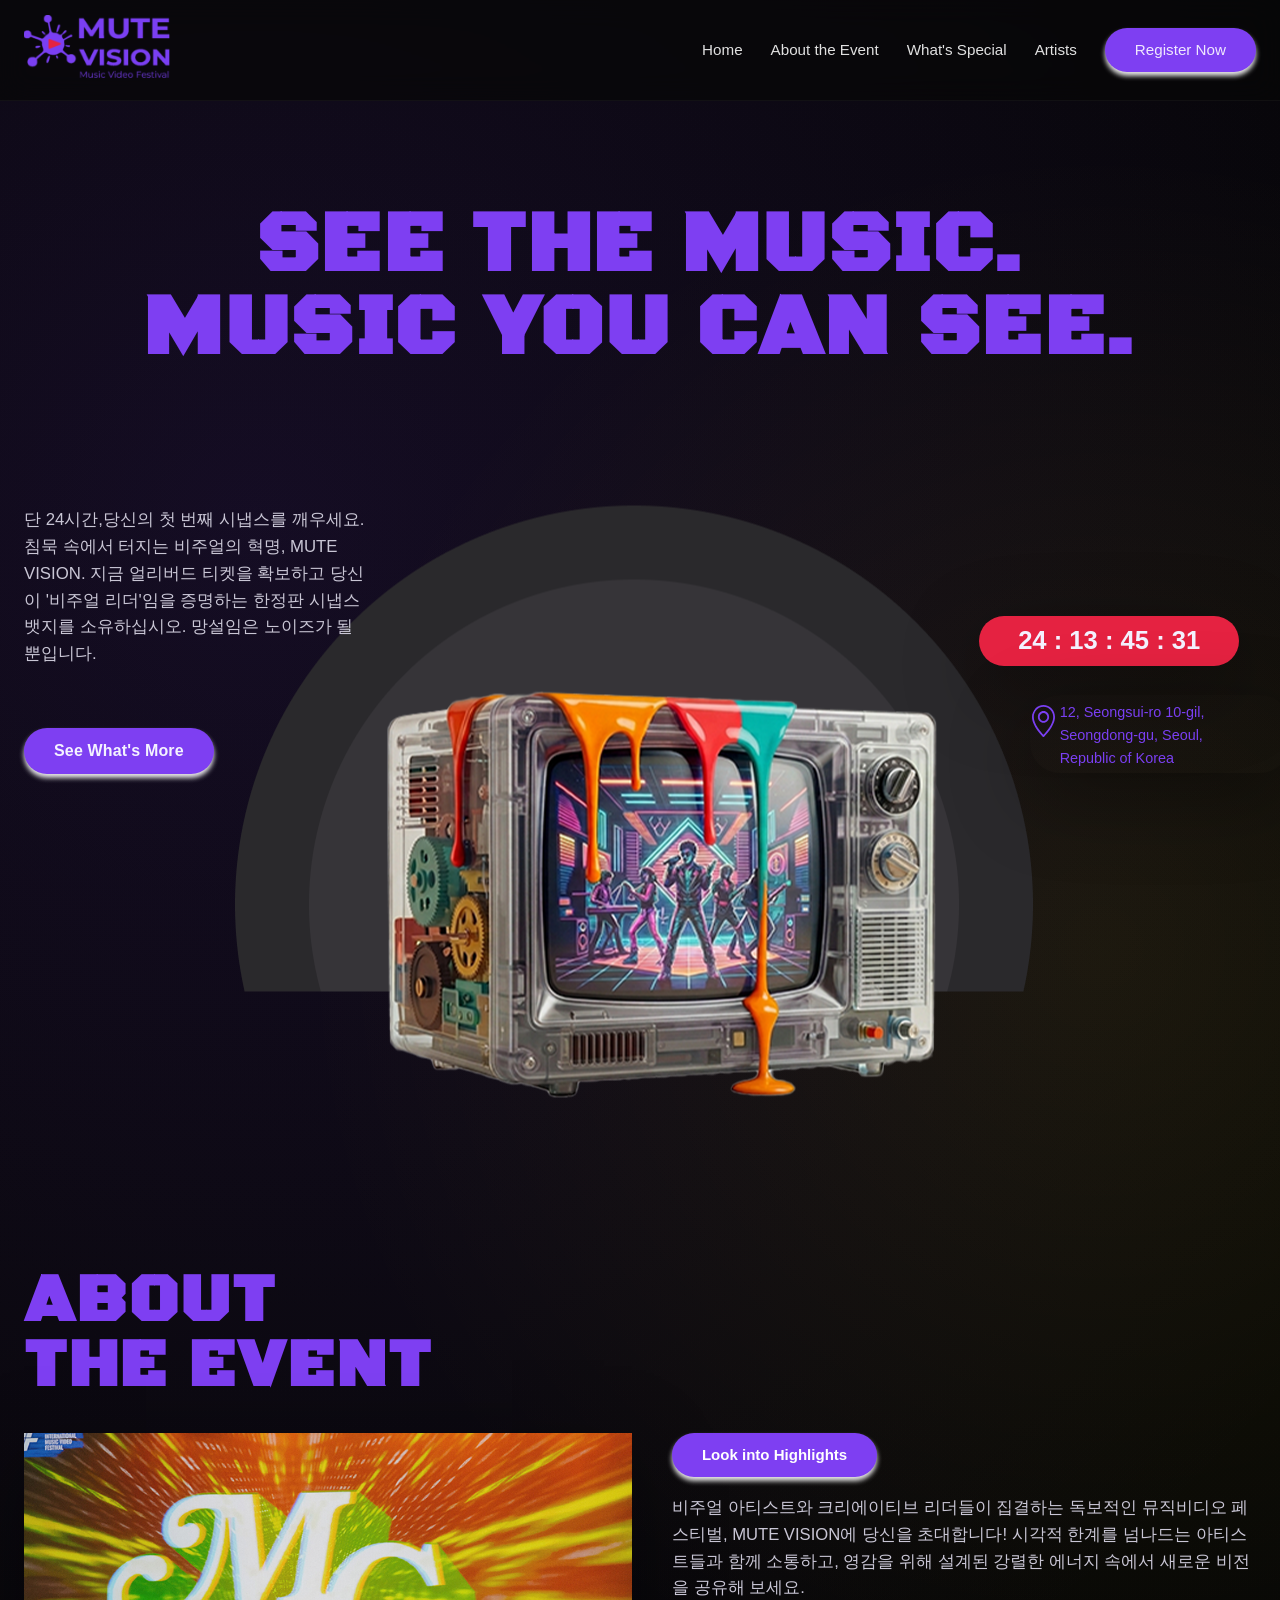
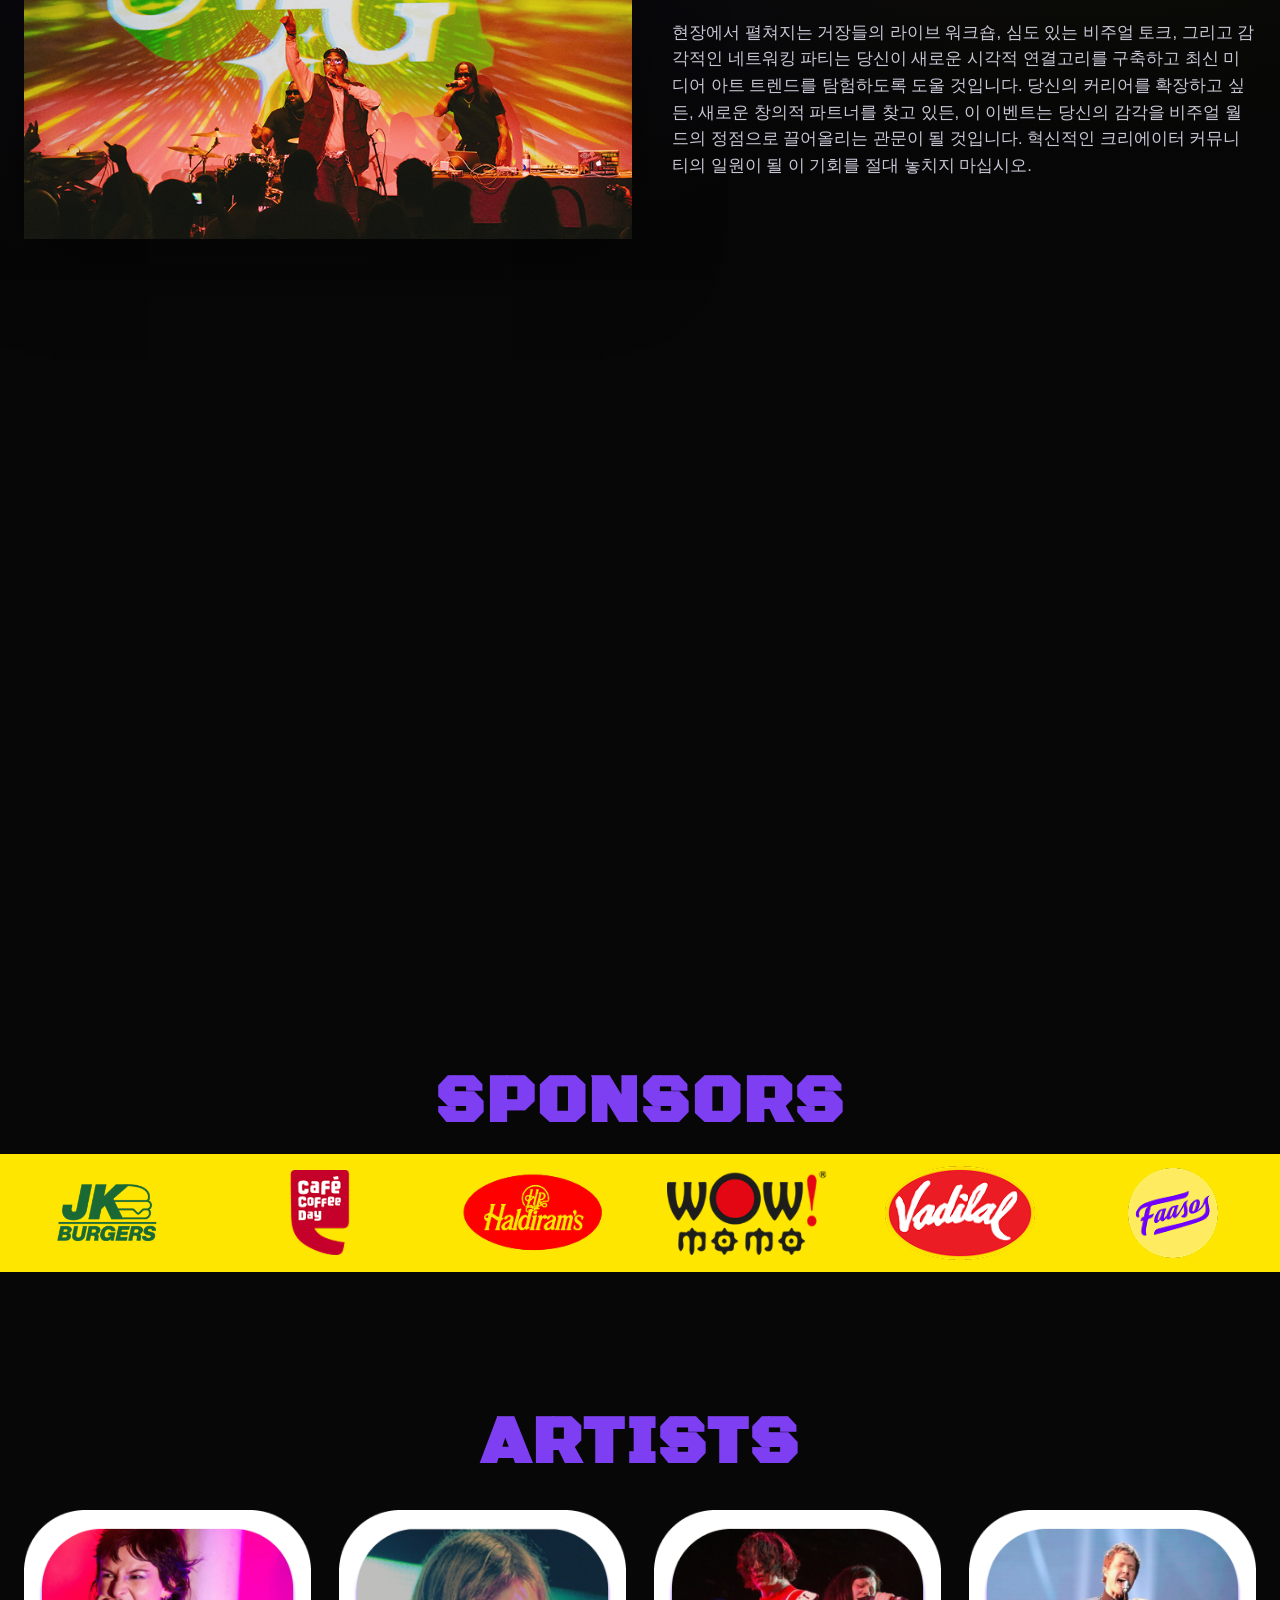
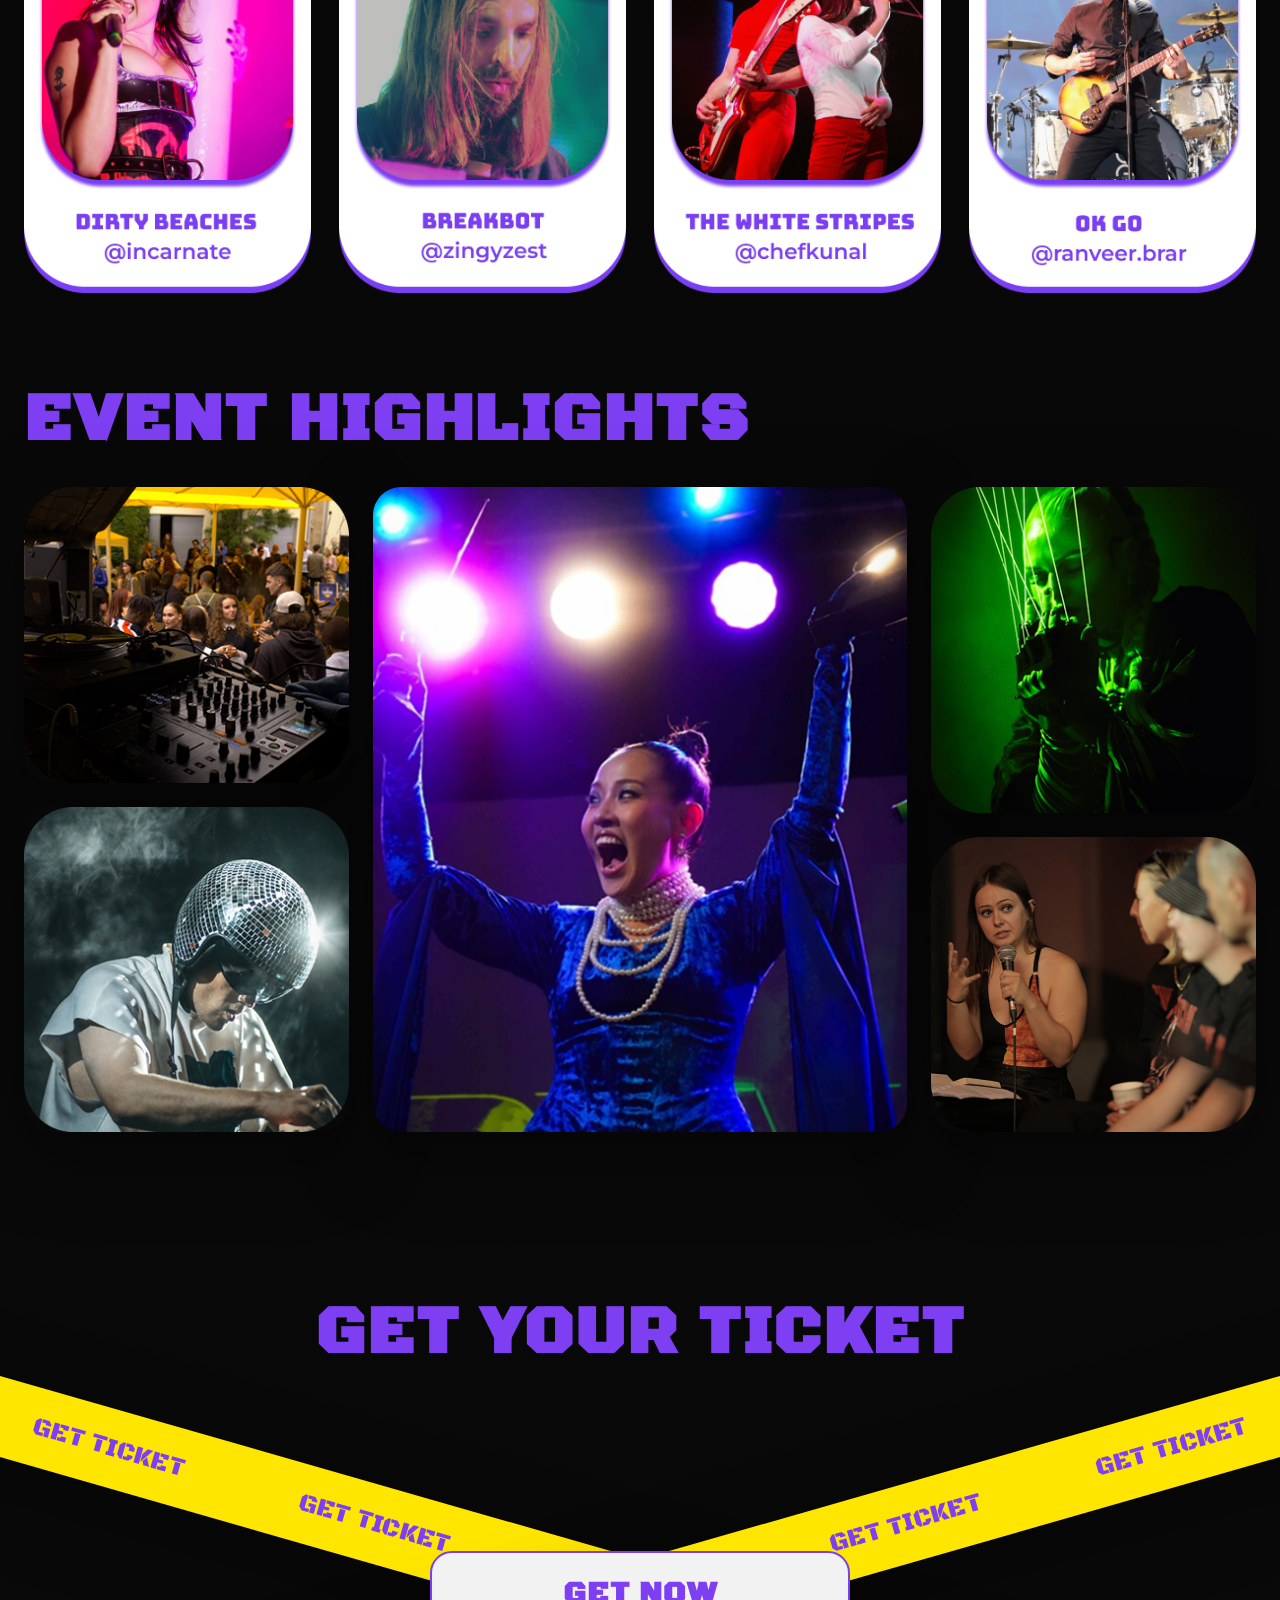
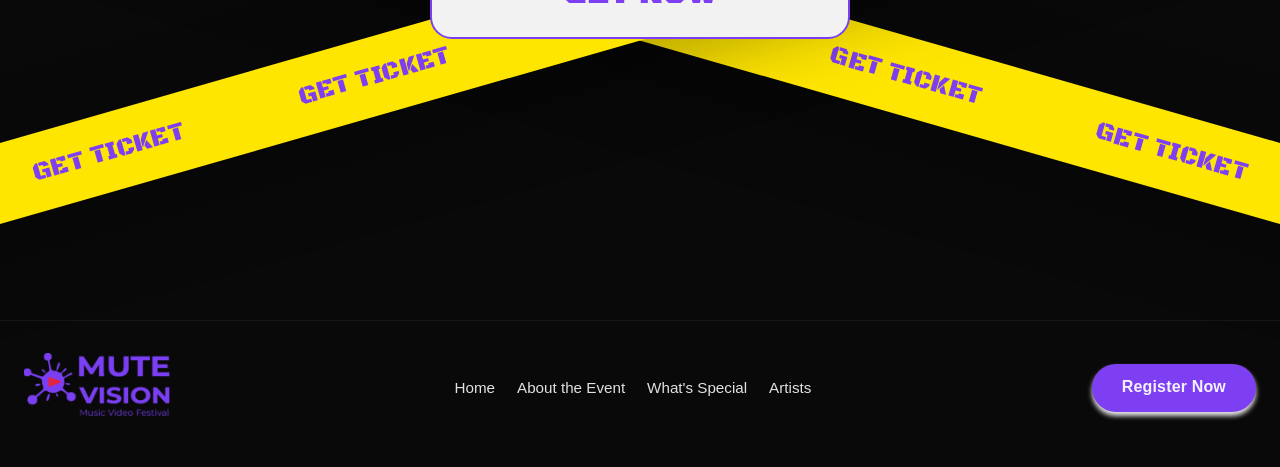
<file: mutevision/website/index.html>
<!DOCTYPE html>
<html lang="ko">
<head>
  <meta charset="UTF-8" />
  <meta name="viewport" content="width=device-width, initial-scale=1.0" />
  <title>MUTE VISION | Responsive Promo Site</title>
  <link rel="shortcut icon" href="assets/img/favicon.png" type="image/x-icon">
  <meta name="description" content="반응형 프로모션 사이트 예제" />
  <link rel="preconnect" href="https://fonts.googleapis.com">
  <link rel="preconnect" href="https://fonts.gstatic.com" crossorigin>
  <link href="https://fonts.googleapis.com/css2?family=Black+Ops+One&family=Pretendard:wght@400;500;600;700;800&display=swap" rel="stylesheet">
  <link rel="stylesheet" href="assets/css/style.css" />
</head>
<body>
  <div class="site-shell">
    <header class="site-header">
      <div class="container nav-wrap">
        <a href="#home" class="brand" aria-label="MUTE VISION 홈으로 이동">
          <img class="logo" src="assets/img/logo.svg" alt="MUTE VISION로고">
        </a>

        <button class="menu-toggle" type="button" aria-expanded="false" aria-controls="siteNav">
          <span></span><span></span><span></span>
        </button>

        <nav id="siteNav" class="site-nav">
          <a href="#home">Home</a>
          <a href="#about">About the Event</a>
          <a href="#special">What's Special</a>
          <a href="#artists">Artists</a>
          <a class="register" href="#ticket">Register Now</a>
        </nav>
      </div>
    </header>

    <main>
      <section class="hero section" id="home">
        <div class="container ">
          <div class="hero-copy">
             <h1>SEE THE MUSIC. MUSIC YOU CAN SEE.</h1>
          </div>

<div class="hero-grid">
          <div class="reveal">
            <!-- <p class="eyebrow">24시간, 당신의 감각을 깨우는 크리에이티브 뮤직 쇼케이스</p> -->
           
            <p class="hero-desc">
              단 24시간,당신의 첫 번째 시냅스를 깨우세요.
침묵 속에서 터지는 비주얼의 혁명, MUTE VISION. 지금 얼리버드 티켓을 확보하고 당신이 '비주얼 리더'임을 증명하는 한정판 시냅스 뱃지를 소유하십시오. 망설임은 노이즈가 될 뿐입니다.

            </p>
            <div class="hero-actions">
              <a class="btn btn-primary" href="#about">See What's More</a>
              <!-- <a class="btn btn-outline" href="#ticket">Get Ticket</a> -->
            </div>
          </div>

          <div class="hero-visual reveal reveal-delay-1">
            <div class="count-card">
              <!-- <span class="count-label">Event Countdown</span> -->
              <strong id="countdown">13 : 23 : 45 : 34</strong>
            </div>
            <div class="location-card">
              <span>12, Seongsui-ro 10-gil, Seongdong-gu, Seoul, Republic of Korea</span>
            </div>
          </div>
        </div>
      </section>

      <section class="section about" id="about">
        <div class="container">
          <div class="section-head reveal">
            <!-- <p class="section-kicker">Festival Overview</p> -->
            <h2>ABOUT <br>THE EVENT</h2>
          </div>

          <div class="about-grid">
            <div class="about-media reveal">
              <img src="assets/img/about.jpg" alt="이벤트 소개용 공연 이미지 예시" />
            </div>

            <div class="about-copy reveal reveal-delay-1">
              <a href="#special" class="chip-link">Look into Highlights</a>
              <p>
                비주얼 아티스트와 크리에이티브 리더들이 집결하는 독보적인 뮤직비디오 페스티벌, MUTE VISION에 당신을 초대합니다! 시각적 한계를 넘나드는 아티스트들과 함께 소통하고, 영감을 위해 설계된 강렬한 에너지 속에서 새로운 비전을 공유해 보세요.
              </p>
              <p>
                현장에서 펼쳐지는 거장들의 라이브 워크숍, 심도 있는 비주얼 토크, 그리고 감각적인 네트워킹 파티는 당신이 새로운 시각적 연결고리를 구축하고 최신 미디어 아트 트렌드를 탐험하도록 도울 것입니다. 당신의 커리어를 확장하고 싶든, 새로운 창의적 파트너를 찾고 있든, 이 이벤트는 당신의 감각을 비주얼 월드의 정점으로 끌어올리는 관문이 될 것입니다. 혁신적인 크리에이터 커뮤니티의 일원이 될 이 기회를 절대 놓치지 마십시오.
              </p>
            </div>
          </div>
        </div>
      </section>

      <section class="section special" id="special">
        <div class="container">
          <div class="special-top reveal">
            <div class="special-left">
              <p class="what">What?</p>
              <p class="special-intro">
              오프닝 파티부터 거장의 워크숍, 화려한 레드카펫까지 비주얼 리더들을 위해 설계된 MUTE VISION만의 독보적인 세 가지 실험적 세션을 경험하십시오.
            </p>
            </div>
            
            <h2>WHAT'S SPECIAL?</h2>
          </div>

          <div class="card-grid card-grid-3">
            <article class="reveal center">
              <img src="assets/img/Frame1.png" alt="오프닝 프로그램 예시 이미지" />
              <div class="program-copy">

                <h3>Opening: Glitch Night</h3>

              </div>
            </article>

            <article class=" reveal reveal-delay-1 center">
              <div class="program-copy">
                <h3>workshops</h3>


              </div>
              <img src="assets/img/Frame2.png" alt="워크숍 프로그램 예시 이미지" />
            </article>

            <article class="reveal reveal-delay-2 center">
              <img src="assets/img/Frame3.png" alt="네트워킹 프로그램 예시 이미지" />
              <div class="program-copy">

                <h3>THE GLITTERING CARPET</h3>

              </div>
            </article>
          </div>
        </div>
      </section>

      <section class="sponsors-band section-sm">
        <div class="sponsor-inner reveal">
          <h2>SPONSORS</h2>
          <div class="sponsor-strip">
            <span><img src="assets/img/image1.png" alt="후원업체"></span>
            <span><img src="assets/img/image2.png" alt="후원업체"></span>
            <span><img src="assets/img/image3.png" alt="후원업체"></span>
            <span><img src="assets/img/image4.png" alt="후원업체"></span>
            <span><img src="assets/img/image5.png" alt="후원업체"></span>
            <span><img src="assets/img/image6.png" alt="후원업체"></span>
          </div>
        </div>
      </section>

      <section class="section artists" id="artists">
        <div class="container">
          <div class="section-head reveal">
            <!-- <p class="section-kicker">Artist Lineup</p> -->
            <h2 class="center">ARTISTS</h2>
          </div>

          <div class="card-grid card-grid-4 artist-grid">
            <article class="artist-card reveal">
              <img src="assets/img/artist1.png" alt="아티스트 이미지 예시 1" />
            </article>
            <article class="artist-card reveal reveal-delay-1">
              <img src="assets/img/artist2.png" alt="아티스트 이미지 예시 1" />
            </article>
            <article class="artist-card reveal reveal-delay-2">
              <img src="assets/img/artist3.png" alt="아티스트 이미지 예시 1" />
            </article>
            <article class="artist-card reveal reveal-delay-3">
              <img src="assets/img/artist4.png" alt="아티스트 이미지 예시 1" />
            </article>
          </div>
        </div>
      </section>

      <section class="section highlights" id="highlights">
        <div class="container">
          <div class="section-head reveal">
            <h2>EVENT HIGHLIGHTS</h2>
          </div>

          <div class="highlight-layout reveal">
            <div class="highlight-column small">
              <img src="assets/img/hightlight1.png" alt="이벤트 하이라이트 이미지 예시 1" />
              <img src="assets/img/hightlight2.png" alt="이벤트 하이라이트 이미지 예시 4" />
            </div>
            <div class="highlight-column large">
              <img src="assets/img/hightlight3.png" alt="이벤트 하이라이트 이미지 예시 2" />
            </div>
            <div class="highlight-column small">
              <img src="assets/img/hightlight4.png" alt="이벤트 하이라이트 이미지 예시 3" />
              <img src="assets/img/hightlight5.png" alt="이벤트 하이라이트 이미지 예시 5" />
            </div>
          </div>
        </div>
      </section>

      <section class="ticket section" id="ticket">
        <div class="container ticket-wrap reveal">
          <h2>GET YOUR TICKET</h2>
          <div class="tape tape-left"><span>GET TICKET</span><span>GET TICKET</span><span>GET TICKET</span><span>GET TICKET</span><span>GET TICKET</span><span>GET TICKET</span><span>GET TICKET</span><span>GET TICKET</span><span>GET TICKET</span></div>
          <div class="tape tape-right"><span>GET TICKET</span><span>GET TICKET</span><span>GET TICKET</span><span>GET TICKET</span><span>GET TICKET</span><span>GET TICKET</span><span>GET TICKET</span><span>GET TICKET</span><span>GET TICKET</span></div>
          <a href="#" class="btn ticket-btn">GET NOW</a>
        </div>
      </section>
    </main>

    <footer class="site-footer">
      <div class="container footer-wrap">
        <a href="#home" class="brand brand-footer">
          <img class="logo" src="assets/img/logo.svg" alt="로고">
        </a>
        <nav class="footer-nav">
          <a href="#home">Home</a>
          <a href="#about">About the Event</a>
          <a href="#special">What's Special</a>
          <a href="#artists">Artists</a>
        </nav>
        <a class="btn btn-primary footer-btn" href="#ticket">Register Now</a>
      </div>
    </footer>
  </div>

  <script src="assets/js/script.js"></script>
</body>
</html>
</file>
<file: mutevision/website/assets/css/style.css>
:root {
  --bg: #070707;
  --panel: #121212;
  --text: #f4f2ff;
  --muted: #c9c6d5;
  --purple: #7e3ff2;
  --purple-2: #9f6bff;
  --yellow: #ffe600;
  --pink: #ff4470;
  --line: rgba(255,255,255,0.08);
  --container: 1500px;
  --radius-xl: 36px;
  --radius-lg: 28px;
  --shadow: 0 24px 80px rgba(0,0,0,0.35);
}

* { box-sizing: border-box; }
html { scroll-behavior: smooth; }
body {
  margin: 0;
  font-family: "Pretendard", "Apple SD Gothic Neo", "Malgun Gothic", sans-serif;
  background: var(--bg);
  color: var(--text);
  line-height: 1.6;
}
img { display: block; max-width: 100%; }
a { color: inherit; text-decoration: none; }
button { font: inherit; }

.site-shell {
  overflow: clip;
  min-height: 100vh;
  background:
    radial-gradient(circle at 20% 10%, rgba(126,63,242,0.13), transparent 28%),
    radial-gradient(circle at 86% 18%, rgba(255,230,0,0.08), transparent 18%),
    linear-gradient(180deg, #050505 0%, #090909 100%);
}

.container {
  width: min(100% - 48px, var(--container));
  margin: 0 auto;
}

.section { padding: 88px 0 0; }
.section-sm { padding: 52px 0; }

.site-header {
  position: sticky;
  top: 0;
  z-index: 40;
  backdrop-filter: blur(14px);
  background: rgba(7,7,7,0.72);
  border-bottom: 1px solid rgba(255,255,255,0.04);
}

.nav-wrap {
  display: flex;
  align-items: center;
  justify-content: space-between;
  gap: 24px;
  min-height: 100px;
}
.logo{
  width: 150px;
}

.brand {
  display: inline-flex;
  align-items: center;
  gap: 14px;
  min-width: 0;
}

.brand-mark {
  width: 42px;
  aspect-ratio: 1;
  border-radius: 50%;
  position: relative;
  flex: 0 0 auto;
  background:
    radial-gradient(circle at center, var(--purple) 0 16%, transparent 17%),
    conic-gradient(from 0deg, transparent 0 14%, var(--purple) 14% 17%, transparent 17% 29%, var(--purple) 29% 32%, transparent 32% 44%, var(--purple) 44% 47%, transparent 47% 59%, var(--purple) 59% 62%, transparent 62% 74%, var(--purple) 74% 77%, transparent 77% 89%, var(--purple) 89% 92%, transparent 92% 100%);
}
.brand-text strong {
  display: block;
  font-family: "Black Ops One", system-ui, sans-serif;
  letter-spacing: 0.04em;
  line-height: 0.92;
  font-size: 1.28rem;
  color: var(--purple-2);
}
.brand-text em {
  display: block;
  font-style: normal;
  font-size: 0.72rem;
  color: #ab9fd2;
  margin-top: 2px;
}

.site-nav {
  display: flex;
  align-items: center;
  gap: 28px;
}
.site-nav a,
.footer-nav a {
  font-size: 0.95rem;
  color: rgba(255,255,255,0.88);
}
.site-nav a:hover,
.footer-nav a:hover { color: var(--purple-2); }
.register{
  background-color: #7e3ff2;
  display: block;
  padding: 10px 30px;
  border-radius: 30px;
  box-shadow: 0 4px 5px rgba(255,255,255,0.9);
}

.menu-toggle {
  display: none;
  width: 48px;
  height: 48px;
  border: 1px solid rgba(255,255,255,0.14);
  border-radius: 14px;
  background: transparent;
  padding: 10px;
}
.menu-toggle span {
  display: block;
  width: 100%;
  height: 2px;
  border-radius: 999px;
  background: #fff;
}
.menu-toggle span + span { margin-top: 6px; }

.btn {
  display: inline-flex;
  align-items: center;
  justify-content: center;
  /* min-height: 52px; */
  padding: 0 24px;
  border-radius: 999px;
  font-weight: 700;
  letter-spacing: 0.01em;
  transition: transform 0.25s ease, box-shadow 0.25s ease, background 0.25s ease;
}
.btn:hover {
  transform: translateY(-2px);
  box-shadow: 0 12px 32px rgba(126,63,242,0.28);
}
.btn-primary {
  background-color: #7e3ff2;
    display: block;
    padding: 10px 30px 10px;
    border-radius: 30px;
    box-shadow: 0 4px 5px rgba(255, 255, 255, 0.9);
}
.btn-outline {
  color: #fff;
  border: 1px solid rgba(255,255,255,0.2);
  background: rgba(255,255,255,0.04);
}

.hero-grid {
  display: grid;
      grid-template-columns: 0.4fr 0.98fr;
  gap: 48px;
  align-items: center;
  min-height: calc(100vh - 88px);
  background: url(../img/tv.png) no-repeat center;
}

.eyebrow,
.section-kicker,
.program-tag,
.count-label {
  text-transform: uppercase;
  letter-spacing: 0.12em;
  font-weight: 700;
}
.eyebrow,
.section-kicker { color: #b7afd1; font-size: 0.88rem; }

.hero-copy h1,
.section-head h2,
.special-top h2,
.ticket-wrap h2,
.sponsors-band h2 {
  margin: 0;
  font-family: "Black Ops One", system-ui, sans-serif;
  letter-spacing: 0.03em;
  line-height: 0.95;
  color: var(--purple);
}

.hero-copy h1 {
  font-size: clamp(3rem, 6.8vw, 6.4rem);
  margin-top: 16px;
  text-wrap: balance;
  text-align: center;
}
.hero-desc {
  max-width: 640px;
  margin: 28px 0 60px;
  color: var(--muted);
  font-size: 1.05rem;
}
.hero-actions {
  display: flex;
  gap: 16px;
  margin-top: 36px;
  flex-wrap: wrap;
  margin-bottom: 300px;
}

.hero-visual {
  position: relative;
  display: grid;
  gap: 28px;
  justify-items: center;
}
.count-card,
.location-card {
  position: absolute;
  z-index: 2;
  border-radius: 30px;
  box-shadow: var(--shadow);
}
.count-card {
  right: 2%;
  top: -160px;
  min-width: 260px;
  padding: 12px 20px;
  background: #E52241;
  text-align: center;
}
.count-card strong {
  display: block;
  font-size: clamp(1.45rem, 2vw, 2rem);
  line-height: 1;
}
.count-label {
  display: block;
  font-size: 0.7rem;
  opacity: 0.8;
  margin-bottom: 7px;
}
.location-card {
      right: -4%;
    top: -81px;
  max-width: 260px;
  padding: 2px 30px;
  background: url(../img/Location.svg) no-repeat left 2px top 10px;
}

.location-card span {
  display: block;
  margin-top: 4px;
  color: #7A3FF2;
  font-size: 0.9rem;
}

.hero-image-wrap {
  position: relative;
  width: min(100%, 760px);
  padding: 64px 20px 46px;
}
.hero-arc {
  position: absolute;
  left: 50%;
  top: 49%;
  width: 74%;
  height: 46%;
  border-radius: 50% 50% 0 0 / 100% 100% 0 0;
  transform: translate(-50%, -50%);
  background: linear-gradient(180deg, rgba(255,255,255,0.14), rgba(255,255,255,0.04));
  filter: blur(1px);
}
.hero-image-wrap img {
  position: relative;
  z-index: 1;
  margin: 0 auto;
}

.section-head {
  display: flex;
  flex-direction: column;
  gap: 8px;
  margin-bottom: 34px;
}
.section-head h2,
.special-top h2,
.ticket-wrap h2,
.sponsors-band h2 { font-size: clamp(2.4rem, 5.3vw, 4.8rem); }

.about-grid {
  display: grid;
  grid-template-columns: minmax(0, 1.02fr) minmax(320px, 0.98fr);
  gap: 40px;
  /* align-items: center; */
}
.about-media img {
  width: 100%;
  /* border-radius: var(--radius-xl); */
  box-shadow: var(--shadow);
}
.about-copy {
  color: var(--muted);
  font-size: 1.04rem;
}
.about-copy p { margin: 0; }
.about-copy p + p { margin-top: 18px; }
.chip-link {
  color: #fff;
  display: inline-flex;
  align-items: center;
      background-color: #7e3ff2;
    padding: 10px 30px 10px;
    border-radius: 30px;
    box-shadow: 0 4px 5px rgba(255, 255, 255, 0.9);
  font-weight: 700;
  font-size: 0.94rem;
  margin-bottom: 18px;
}

.special-top {
  display: grid;
  grid-template-columns: 1fr minmax(280px, 520px);
  gap: 24px;
  align-items: start;
  margin-bottom: 32px;
}
.special-left{
  display: flex;
  align-items: flex-start;
 
}
  .what{
    margin: 0;
     width: 30%;
  }
.special-intro {
  margin: 0;
  color: var(--muted);
  width: 40%;
}

.card-grid {
  display: grid;
  gap: 28px;
}
.card-grid-3 { grid-template-columns: repeat(3, minmax(0, 1fr)); }
.card-grid-4 { grid-template-columns: repeat(4, minmax(0, 1fr)); }


.program-card img,
.artist-card img {
  width: 100%;
  /* aspect-ratio: 4 / 4.8;
  object-fit: cover; */
}
.program-copy,
.artist-copy {
  padding: 20px 20px 24px;
}
.program-tag {
  display: inline-block;
  color: var(--purple-2);
  font-size: 0.74rem;
}
.program-copy h3,
.artist-copy h3 {
  margin: 10px 0 6px;
  font-family: "Black Ops One", system-ui, sans-serif;
  letter-spacing: 0.03em;
  line-height: 1.02;
  font-size: clamp(1rem, 4vw, 32px);
  text-align: center;
}
.program-copy p,
.artist-copy p {
  margin: 0;
  color: var(--muted);
}


.artist-copy {
  text-align: center;
  padding-top: 0;
}
.artist-copy h3 { font-size: 1.2rem; }

.sponsors-band {
  background: linear-gradient(180deg, transparent 0%, transparent 14%, var(--bg) 14%, var(--bg) 100%);
}
.sponsor-inner h2 {
  text-align: center;
  margin-bottom: 18px;
}
.sponsor-strip {
  display: grid;
  grid-template-columns: repeat(6, minmax(0, 1fr));
  gap: 0;
  background: var(--yellow);
  color: #241b00;
  overflow: hidden;
}
.sponsor-strip span {
  display: flex;
  align-items: center;
  justify-content: center;
  min-height: 96px;
  padding: 12px;
  font-weight: 900;
  font-size: clamp(1rem, 2vw, 2rem);
}
.sponsor-strip span:nth-child(1) img{
  width:100px;
}
.sponsor-strip span:nth-child(2) img{
  width:60px;
}
.sponsor-strip span:nth-child(3) img{
  width:180px;
}
.sponsor-strip span:nth-child(4) img{
  width:160px;
}
.sponsor-strip span:nth-child(5) img{
  width:150px;
}
.sponsor-strip span:nth-child(6) img{
  width:90px;
}

.highlight-layout {
  display: grid;
  grid-template-columns: 0.72fr 1.18fr 0.72fr;
  gap: 24px;
}
.highlight-column {
  display: grid;
  gap: 24px;
}
.highlight-column img {
  width: 100%;
  border-radius: var(--radius-lg);
  object-fit: cover;
  min-height: 260px;
  box-shadow: var(--shadow);
}
.highlight-column.large img {
  height: 100%;
  min-height: 560px;
}

.ticket-wrap {
  position: relative;
  min-height: 500px;
  display: grid;
  place-items: center;
  text-align: center;
}
.ticket{
  padding: 88px 0 200px;
}
.ticket-wrap h2 { position: relative; z-index: 2; }
.ticket-btn {
  position: relative;
  z-index: 3;
  min-width: min(100%, 420px);
  min-height: 88px;
  border-radius: 22px;
  background: #f2f2f2;
  color: var(--purple);
  font-family: "Black Ops One", system-ui, sans-serif;
  font-size: clamp(1.4rem, 2.4vw, 2rem);
  letter-spacing: 0.04em;
  margin-top: 22px;
  border: 2px solid #7A3FF2;
}
.tape {
  position: absolute;
  left: 50%;
  width: 200%;
  height: 78px;
  display: flex;
  align-items: center;
  justify-content: space-around;
  gap: 24px;
  background: var(--yellow);
  color: var(--purple);
  font-family: "Black Ops One", system-ui, sans-serif;
  font-size: clamp(1.1rem, 2vw, 2rem);
  box-shadow: var(--shadow);
}
.tape span { white-space: nowrap; }
.tape-left {
  top: 76%;
  transform: translate(-50%, -50%) rotate(16deg);
}
.tape-right {
  top: 76%;
  transform: translate(-50%, -50%) rotate(-16deg);
}

.site-footer {
  padding: 32px 0 44px;
  border-top: 1px solid rgba(255,255,255,0.06);
}
.footer-wrap {
  display: flex;
  justify-content: space-between;
  align-items: center;
  gap: 20px;
}
.footer-nav {
  display: flex;
  align-items: center;
  gap: 22px;
  flex-wrap: wrap;
  justify-content: center;
}
.footer-btn { min-height: 48px; }

.reveal {
  opacity: 0;
  transform: translateY(34px);
  transition: opacity 0.8s ease, transform 0.8s ease;
}
.reveal.is-visible {
  opacity: 1;
  transform: translateY(0);
}
.reveal.is-visible img{
  display: inline-block;
}
.reveal-delay-1 { transition-delay: 0.12s; }
.reveal-delay-2 { transition-delay: 0.24s; }
.reveal-delay-3 { transition-delay: 0.36s; }

@media (max-width: 1200px) {
  .hero-grid,
  .about-grid,
  .special-top,
  .highlight-layout,
  .card-grid-4 {
    grid-template-columns: 1fr;
  }

  .card-grid-3 { grid-template-columns: repeat(2, minmax(0, 1fr)); }
  .sponsor-strip { grid-template-columns: repeat(3, minmax(0, 1fr)); }

  .hero-grid {
    min-height: auto;
    padding-top: 26px;
  }

  .count-card,
  .location-card {
    position: static;
    width: min(100%, 320px);
    justify-self: end;
  }

  .hero-visual { justify-items: stretch; }
  .hero-image-wrap { width: min(100%, 680px); margin: 0 auto; }
  .highlight-column.large img { min-height: 420px; }
}

@media (max-width: 860px) {
  .container { width: min(100% - 32px, var(--container)); }
  .section { padding: 70px 0; }
  .nav-wrap { min-height: 78px; }
  .menu-toggle { display: inline-block; }
  .logo{
  width: 110px;
}
  .site-nav {
    position: absolute;
    top: calc(100% + 10px);
    left: 16px;
    right: 16px;
    padding: 18px;
    display: grid;
    justify-content: start;
    gap: 12px;
    border-radius: 20px;
    border: 1px solid rgba(255,255,255,0.08);
    background: rgba(12,12,12,0.96);
    opacity: 0;
    pointer-events: none;
    transform: translateY(-8px);
    transition: opacity 0.25s ease, transform 0.25s ease;
  }
  .site-nav.is-open {
    opacity: 1;
    pointer-events: auto;
    transform: translateY(0);
  }
  .site-nav a { padding: 8px 20px; }

  .hero-copy h1 { font-size: clamp(2.5rem, 14vw, 4.6rem); }
  .section-head h2,
  .special-top h2,
  .ticket-wrap h2,
  .sponsors-band h2 { font-size: clamp(2.2rem, 12vw, 4rem); }

  .card-grid-3,
  .card-grid-4,
  .sponsor-strip {
    grid-template-columns: 1fr;
    justify-items: center;
  }

  .hero-actions { flex-direction: column; }
  .hero-actions .btn { width: 100%; }

  .tape {
    width: 150%;
    height: 64px;
    font-size: 1rem;
  }

  .footer-wrap {
    flex-direction: column;
    text-align: center;
  }
}

@media (max-width: 560px) {
  .brand-text strong { font-size: 1.08rem; }
  .hero-image-wrap { padding: 34px 6px 22px; }
  .count-card strong { font-size: 1.25rem; }
  .ticket-wrap { min-height: 420px; }
  .ticket-btn {
    min-height: 72px;
    min-width: 100%;
  }
  .tape {
    width: 170%;
    height: 56px;
    gap: 16px;
  }
  .highlight-column img,
  .highlight-column.large img { min-height: 220px; }
}
.center{
  text-align: center;
}
</file>
